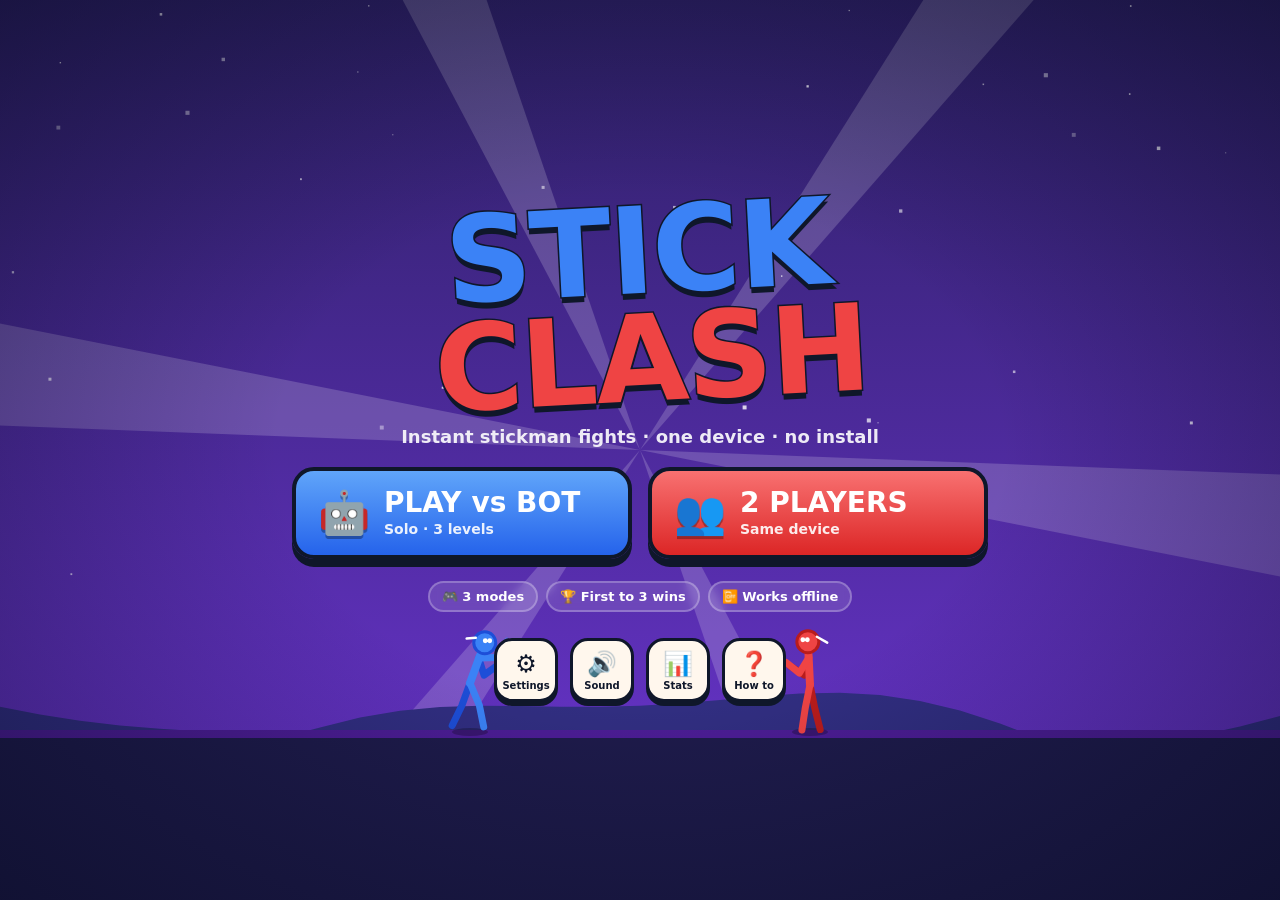
<file: public/stickclash/index.html>
<!DOCTYPE html>
<html lang="en">
<head>
  <meta charset="utf-8">
  <meta name="viewport" content="width=device-width, initial-scale=1, maximum-scale=1, user-scalable=no, viewport-fit=cover">
  <meta name="theme-color" content="#1e1b4b">
  <meta name="apple-mobile-web-app-capable" content="yes">
  <meta name="mobile-web-app-capable" content="yes">
  <meta name="format-detection" content="telephone=no">
  <title>STICK CLASH — instant stickman fights on one device</title>
  <meta name="description" content="Instant couch-multiplayer stickman fights on ONE device. Play vs a bot or a friend on the same keyboard or touchscreen. No install, no account, works offline.">
  <link rel="icon" href="data:image/svg+xml,%3Csvg xmlns='http://www.w3.org/2000/svg' viewBox='0 0 64 64'%3E%3Crect width='64' height='64' rx='14' fill='%231e1b4b'/%3E%3Ccircle cx='32' cy='14' r='7' fill='%233b82f6'/%3E%3Cpath d='M32 21v20M32 41l-10 14M32 41l10 14M32 27l-14 6M32 27l16-8' stroke='%233b82f6' stroke-width='5' stroke-linecap='round'/%3E%3C/svg%3E">
  <link rel="stylesheet" href="css/style.css">
</head>
<body>
  <canvas id="game" aria-label="STICK CLASH game area"></canvas>
  <div id="safeProbe" aria-hidden="true"></div>

  <!-- In-game buttons -->
  <div id="hudBtns" class="hidden">
    <button class="icon-btn small" id="btnPause" aria-label="Pause">⏸</button>
    <button class="icon-btn small" data-action="mute" aria-label="Sound on/off"><span class="mute-icon">🔊</span></button>
  </div>

  <!-- HOME -->
  <section class="screen" id="home">
    <div class="home-wrap">
      <h1 class="logo"><span class="l1">STICK</span><span class="l2">CLASH</span></h1>
      <p class="tagline">Instant stickman fights · one device · no install</p>
      <div class="big-buttons">
        <button class="big-btn solo" id="btnSolo"><span class="bb-icon">🤖</span><span><b>PLAY vs BOT</b><small>Solo · 3 levels</small></span></button>
        <button class="big-btn duo" id="btnDuo"><span class="bb-icon">👥</span><span><b>2 PLAYERS</b><small>Same device</small></span></button>
      </div>
      <div class="chips"><span>🎮 3 modes</span><span>🏆 First to 3 wins</span><span>📴 Works offline</span></div>
      <div class="icon-row">
        <button class="icon-btn" data-go="settings" aria-label="Settings">⚙️<i>Settings</i></button>
        <button class="icon-btn" data-action="mute" aria-label="Sound on/off"><span class="mute-icon">🔊</span><i>Sound</i></button>
        <button class="icon-btn" data-go="stats" aria-label="Stats">📊<i>Stats</i></button>
        <button class="icon-btn" data-go="howto" aria-label="How to play">❓<i>How to</i></button>
      </div>
    </div>
  </section>

  <!-- DIFFICULTY -->
  <section class="screen hidden" id="difficulty">
    <div class="panel">
      <button class="back" data-back aria-label="Back">←</button>
      <h2>Pick your bot</h2>
      <p class="sub">You can change it any time in Settings</p>
      <div class="diff-cards">
        <button class="diff-card easy" data-diff="easy"><span>🐣</span><b>EASY</b><small>First time? Start here</small></button>
        <button class="diff-card medium" data-diff="medium"><span>🥊</span><b>MEDIUM</b><small>A fair fight</small></button>
        <button class="diff-card hard" data-diff="hard"><span>🔥</span><b>HARD</b><small>Good luck</small></button>
      </div>
    </div>
  </section>

  <!-- MODES -->
  <section class="screen hidden" id="modes">
    <div class="panel wide">
      <button class="back" data-back aria-label="Back">←</button>
      <h2 id="modesTitle">Pick a mode</h2>
      <p class="sub" id="modesSub"></p>
      <div class="mode-cards" id="modeCards"></div>
    </div>
  </section>

  <!-- CHOOSE YOUR FIGHTER -->
  <section class="screen hidden" id="fighters">
    <div class="panel wide fighters-panel">
      <button class="back" data-back aria-label="Back">←</button>
      <h2>Choose Your Fighter</h2>
      <p class="sub" id="fightersSub"></p>
      <div class="pick-sides" id="pickSides"></div>
      <p class="bot-status hidden" id="botStatus" aria-live="polite"></p>
      <button class="btn primary fight-btn" id="btnFight">FIGHT! ▶</button>
    </div>
  </section>

  <!-- FIRST-TIME TUTORIAL -->
  <section class="screen hidden dim" id="tutorial">
    <div class="panel tut">
      <div class="tut-head" id="tutHead"></div>
      <ol class="tut-steps" id="tutSteps"></ol>
      <div class="progress"><div class="bar" id="tutBar"></div></div>
      <button class="btn primary" id="btnTutSkip">Got it ▶</button>
    </div>
  </section>

  <!-- 3s CONTROL HINT (solo) -->
  <section class="screen hidden dim" id="hint">
    <div class="panel hint" id="hintBody"></div>
  </section>

  <!-- READY SCREEN (2P) -->
  <section class="screen hidden ready" id="ready">
    <div class="ready-half p1" id="readyP1"></div>
    <div class="ready-half p2" id="readyP2"></div>
    <button class="back floating" data-back aria-label="Back">←</button>
    <div class="ready-mode" id="readyMode"></div>
  </section>

  <!-- PAUSE -->
  <section class="screen hidden dim" id="pause">
    <div class="panel narrow">
      <h2>Paused</h2>
      <button class="btn primary" id="btnResume">▶ Resume</button>
      <button class="btn" id="btnRestart">↻ Restart</button>
      <button class="btn" id="btnQuit">⌂ Quit</button>
      <p class="muted small">Esc / P to resume</p>
    </div>
  </section>

  <!-- RESULTS -->
  <section class="screen hidden dim" id="results">
    <div class="panel results" id="resultsBody"></div>
  </section>

  <!-- SETTINGS -->
  <section class="screen hidden" id="settings">
    <div class="panel">
      <button class="back" data-back aria-label="Back">←</button>
      <h2>Settings</h2>
      <div class="settings-list">
        <label class="toggle"><span>🔊 Sound</span><input type="checkbox" data-setting="sound"><i></i></label>
        <label class="toggle"><span>📳 Vibration</span><input type="checkbox" data-setting="vibration"><i></i></label>
        <label class="toggle"><span>💥 Screen shake</span><input type="checkbox" data-setting="shake"><i></i></label>
        <label class="toggle"><span>🎨 Colour-blind mode</span><input type="checkbox" data-setting="colorblind"><i></i></label>
        <div class="row"><span>🤖 Bot level</span>
          <div class="seg" id="segDiff"><button data-sdiff="easy">Easy</button><button data-sdiff="medium">Medium</button><button data-sdiff="hard">Hard</button></div>
        </div>
        <div class="row"><span class="dot p1"></span><input class="name" id="nameP1" maxlength="12" placeholder="Player 1" aria-label="Player 1 name"></div>
        <div class="row"><span class="dot p2"></span><input class="name" id="nameP2" maxlength="12" placeholder="Player 2" aria-label="Player 2 name"></div>
        <button class="btn" data-go="controls">⌨️ Controls / key bindings</button>
      </div>
    </div>
  </section>

  <!-- CONTROLS / REBINDING -->
  <section class="screen hidden" id="controls">
    <div class="panel wide">
      <button class="back" data-back aria-label="Back">←</button>
      <h2>Controls</h2>
      <p class="muted small">Tap a key, then press the new key. Esc cancels.</p>
      <div class="bind-grid" id="bindGrid"></div>
      <button class="btn" id="btnResetKeys">↺ Reset to default</button>
    </div>
  </section>

  <!-- STATS -->
  <section class="screen hidden" id="stats">
    <div class="panel">
      <button class="back" data-back aria-label="Back">←</button>
      <h2>Stats</h2>
      <div id="statsBody"></div>
      <button class="btn danger" id="btnResetStats">Reset stats</button>
    </div>
  </section>

  <!-- HOW TO PLAY -->
  <section class="screen hidden" id="howto">
    <div class="panel wide">
      <button class="back" data-back aria-label="Back">←</button>
      <h2>How to play</h2>
      <div id="howtoBody"></div>
    </div>
  </section>

  <!-- ROTATE PROMPT -->
  <div id="rotate" class="hidden"><div><div class="phone">📱</div><b>Rotate your phone</b><small>STICK CLASH plays sideways</small></div></div>
  <div id="toast" class="hidden"></div>

  <!-- Classic scripts (no modules) so index.html also works from file:// -->
  <script src="js/config.js"></script>
  <script src="js/characters.js"></script>
  <script src="js/storage.js"></script>
  <script src="js/audio.js"></script>
  <script src="js/input.js"></script>
  <script src="js/physics.js"></script>
  <script src="js/engine.js"></script>
  <script src="js/stickman.js"></script>
  <script src="js/modes/toyDrop.js"></script>
  <script src="js/modes/crumblingFloor.js"></script>
  <script src="js/modes/giantTiny.js"></script>
  <script src="js/ai.js"></script>
  <script src="js/ui.js"></script>
  <script src="js/main.js"></script>
</body>
</html>
</file>
<file: public/stickclash/css/style.css>
/* STICK CLASH — chunky comic UI. No external fonts or assets. */
:root {
  --ink: #0f172a; --p1: #3b82f6; --p2: #ef4444; --gold: #fde047; --paper: #fff7ed;
  --font: 'Arial Black', 'Segoe UI Black', 'Helvetica Neue', Impact, system-ui, sans-serif;
  --body: system-ui, -apple-system, 'Segoe UI', Roboto, sans-serif;
}
body.cb { --p2: #f59e0b; }
* { box-sizing: border-box; -webkit-tap-highlight-color: transparent; }
html, body {
  margin: 0; padding: 0; width: 100%; height: 100%; overflow: hidden; background: #0b1026; color: #fff;
  touch-action: none; -webkit-user-select: none; user-select: none; -webkit-touch-callout: none;
  overscroll-behavior: none; font-family: var(--body);
}
canvas#game { position: fixed; left: 0; top: 0; display: block; touch-action: none; }
#safeProbe { position: fixed; visibility: hidden; pointer-events: none; padding: env(safe-area-inset-top) env(safe-area-inset-right) env(safe-area-inset-bottom) env(safe-area-inset-left); }
.hidden { display: none !important; }
button { font-family: var(--font); font-weight: 900; cursor: pointer; color: inherit; touch-action: manipulation; }
input.name { font-family: var(--font); font-weight: 900; }

.screen {
  position: fixed; inset: 0; display: flex; align-items: center; justify-content: center; overflow-y: auto;
  padding: max(12px, env(safe-area-inset-top)) max(12px, env(safe-area-inset-right)) max(12px, env(safe-area-inset-bottom)) max(12px, env(safe-area-inset-left));
  touch-action: pan-y; animation: fadeIn .18s ease-out;
}
.screen.dim { background: rgba(2, 6, 23, 0.55); }
@keyframes fadeIn { from { opacity: 0 } to { opacity: 1 } }
@keyframes pop { 0% { transform: scale(.6); opacity: 0 } 70% { transform: scale(1.06) } 100% { transform: scale(1); opacity: 1 } }
@keyframes bob { 0%, 100% { transform: translateY(0) rotate(-2deg) } 50% { transform: translateY(-6px) rotate(2deg) } }

/* ---------- Home ---------- */
.home-wrap { text-align: center; max-width: 760px; width: 100%; margin: auto; }
.logo { font-family: var(--font); font-weight: 900; margin: 0; line-height: .9; font-size: clamp(48px, 11vw, 120px); letter-spacing: -2px; transform: rotate(-3deg); }
.logo span { display: inline-block; -webkit-text-stroke: 3px var(--ink); paint-order: stroke fill; text-shadow: 0 6px 0 var(--ink); }
.logo .l1 { color: var(--p1); animation: bob 3s ease-in-out infinite; }
.logo .l2 { color: var(--p2); margin-left: .15em; animation: bob 3s ease-in-out infinite .4s; }
.tagline { font-weight: 700; opacity: .9; margin: 12px 0 20px; font-size: clamp(13px, 2.2vw, 18px); }
.big-buttons { display: flex; gap: 16px; justify-content: center; flex-wrap: wrap; }
.big-btn {
  display: flex; align-items: center; gap: 14px; text-align: left; min-width: 260px; flex: 1 1 260px; max-width: 340px;
  padding: 18px 22px; border: 4px solid var(--ink); border-radius: 22px; font-size: clamp(20px, 3vw, 28px);
  box-shadow: 0 8px 0 var(--ink); transition: transform .08s, box-shadow .08s; animation: pop .35s ease-out both;
}
.big-btn:active { transform: translateY(6px); box-shadow: 0 2px 0 var(--ink); }
.big-btn.solo { background: linear-gradient(180deg, #60a5fa, #2563eb); }
.big-btn.duo { background: linear-gradient(180deg, #f87171, #dc2626); animation-delay: .08s; }
body.cb .big-btn.duo { background: linear-gradient(180deg, #fbbf24, #d97706); }
.big-btn b { display: block; line-height: 1; }
.big-btn small { display: block; font-family: var(--body); font-weight: 700; font-size: 14px; opacity: .9; margin-top: 4px; }
.bb-icon { font-size: 42px; line-height: 1; filter: drop-shadow(0 3px 0 rgba(0,0,0,.3)); }
.icon-row { display: flex; justify-content: center; gap: 12px; margin-top: 26px; flex-wrap: wrap; }
.icon-btn {
  width: 64px; height: 64px; border-radius: 18px; border: 3px solid var(--ink); background: #fff7ed; color: var(--ink);
  font-size: 24px; display: inline-flex; flex-direction: column; align-items: center; justify-content: center; box-shadow: 0 4px 0 var(--ink); position: relative;
}
.icon-btn i { font-style: normal; font-size: 10px; font-family: var(--body); font-weight: 800; margin-top: 2px; }
.icon-btn:active { transform: translateY(3px); box-shadow: 0 1px 0 var(--ink); }
.icon-btn.small { width: 44px; height: 44px; font-size: 18px; border-radius: 12px; opacity: .9; }

#hudBtns { position: fixed; left: 50%; transform: translateX(-50%); display: flex; gap: 8px; z-index: 5; }

/* ---------- Panels ---------- */
.panel {
  position: relative; background: var(--paper); color: var(--ink); border: 4px solid var(--ink); border-radius: 26px; box-shadow: 0 10px 0 var(--ink);
  padding: 26px 24px 22px; width: min(560px, 100%); margin: auto; text-align: center; animation: pop .25s ease-out;
}
.panel.wide { width: min(980px, 100%); }
.panel.narrow { width: min(360px, 100%); }
.panel h2 { font-family: var(--font); font-weight: 900; margin: 0 0 16px; font-size: clamp(24px, 4vw, 36px); }
.back { position: absolute; left: 12px; top: 12px; width: 46px; height: 46px; border-radius: 14px; border: 3px solid var(--ink); background: #fff; color: var(--ink); font-size: 22px; box-shadow: 0 3px 0 var(--ink); }
.back.floating { left: max(12px, env(safe-area-inset-left)); top: max(12px, env(safe-area-inset-top)); z-index: 3; }
.btn { display: block; width: 100%; margin: 10px 0; padding: 14px; border-radius: 16px; border: 3px solid var(--ink); background: #fff; color: var(--ink); font-size: 18px; box-shadow: 0 4px 0 var(--ink); }
.btn:active { transform: translateY(3px); box-shadow: 0 1px 0 var(--ink); }
.btn.primary { background: var(--gold); }
.btn.danger { background: #fecaca; }
.muted { opacity: .7; } .small { font-size: 13px; }

.diff-cards { display: grid; grid-template-columns: repeat(3, 1fr); gap: 12px; }
.diff-card { border: 4px solid var(--ink); border-radius: 20px; padding: 18px 8px; box-shadow: 0 6px 0 var(--ink); display: flex; flex-direction: column; align-items: center; gap: 4px; }
.diff-card span { font-size: 40px; } .diff-card b { font-size: 22px; } .diff-card small { font-family: var(--body); font-weight: 700; font-size: 12px; }
.diff-card.easy { background: #bbf7d0; } .diff-card.medium { background: #fde68a; } .diff-card.hard { background: #fecaca; }
.diff-card:active, .mode-card:active { transform: translateY(4px); box-shadow: 0 2px 0 var(--ink); }

.mode-cards { display: grid; grid-template-columns: repeat(3, minmax(0, 1fr)); gap: 18px; max-width: 860px; margin: 0 auto; }
@media (max-width: 520px) { .mode-cards { grid-template-columns: 1fr; } .mode-card { min-height: 0 !important; } }
.mode-card {
  border: 4px solid var(--ink); border-radius: 22px; padding: 16px 10px 14px; box-shadow: 0 7px 0 var(--ink); color: #fff; text-align: center;
  display: flex; flex-direction: column; align-items: center; gap: 8px; animation: pop .3s ease-out both; min-height: 240px;
  position: relative; overflow: hidden; transition: transform .12s, box-shadow .12s;
}
.mode-card .mi { font-size: 50px; filter: drop-shadow(0 4px 0 rgba(0,0,0,.25)); animation: bob 2.4s ease-in-out infinite; }
.mode-card b { font-size: 19px; line-height: 1.05; -webkit-text-stroke: 1px var(--ink); paint-order: stroke fill; }
.mode-card p { margin: 0; font-family: var(--body); font-weight: 800; font-size: 13px; }
.mode-card .hintline { margin-top: auto; font-family: var(--body); font-size: 11px; font-weight: 800; background: rgba(15,23,42,.35); padding: 4px 8px; border-radius: 999px; }
.mode-card .rec { font-family: var(--body); font-size: 11px; font-weight: 800; opacity: .9; }

/* ---------- Tutorial / hint ---------- */
.tut-head, .hint-head { font-family: var(--font); font-weight: 900; font-size: 28px; display: flex; align-items: center; justify-content: center; gap: 10px; margin-bottom: 8px; }
.tut-head span, .hint-head span { font-size: 44px; }
.tut-steps { list-style: none; padding: 0; margin: 10px 0 16px; text-align: left; }
.tut-steps li { font-family: var(--font); font-weight: 900; font-size: clamp(16px, 2.6vw, 21px); padding: 10px 14px; margin: 8px 0; border-radius: 14px; background: #fff; border: 3px solid var(--ink); opacity: 0; animation: slideIn .4s ease-out forwards; }
.tut-steps li em { font-style: normal; display: inline-block; width: 38px; text-align: center; animation: bob 1.6s ease-in-out infinite; }
@keyframes slideIn { from { opacity: 0; transform: translateX(-30px) } to { opacity: 1; transform: none } }
.progress { height: 8px; background: rgba(15,23,42,.15); border-radius: 99px; overflow: hidden; margin: 8px 0 4px; }
.progress .bar { height: 100%; width: 0; background: var(--ink); }
.hint { cursor: pointer; }
.hint .goal { font-family: var(--font); font-weight: 900; font-size: 20px; margin: 6px 0 14px; }
.keys { display: flex; flex-wrap: wrap; gap: 8px; justify-content: center; align-items: center; margin: 6px 0; }
.kc { display: inline-flex; flex-direction: column; align-items: center; gap: 3px; font-family: var(--body); font-weight: 800; font-size: 11px; }
.kc kbd { min-width: 44px; height: 44px; padding: 0 8px; display: inline-flex; align-items: center; justify-content: center; border: 3px solid var(--ink); border-bottom-width: 6px; border-radius: 10px; background: #fff; font-family: var(--font); font-weight: 900; font-size: 16px; color: var(--ink); }
.tb { width: 50px; height: 50px; border-radius: 50%; display: inline-flex; align-items: center; justify-content: center; border: 3px solid var(--ink); font-size: 20px; background: rgba(59,130,246,.25); }
.p2c .tb { background: rgba(239,68,68,.25); }

/* ---------- Ready screen ---------- */
.ready { padding: 0; display: flex; align-items: stretch; touch-action: none; }
.ready-half { flex: 1; display: flex; flex-direction: column; align-items: center; justify-content: center; gap: 10px; padding: 70px 16px 16px; text-align: center; cursor: pointer; position: relative; }
.ready-half.p1 { background: linear-gradient(90deg, rgba(37,99,235,.55), rgba(37,99,235,.25)); border-right: 3px dashed rgba(255,255,255,.35); padding-left: max(16px, env(safe-area-inset-left)); }
.ready-half.p2 { background: linear-gradient(270deg, rgba(220,38,38,.55), rgba(220,38,38,.25)); padding-right: max(16px, env(safe-area-inset-right)); }
body.cb .ready-half.p2 { background: linear-gradient(270deg, rgba(217,119,6,.6), rgba(217,119,6,.25)); }
.ready-half .who { font-family: var(--font); font-weight: 900; font-size: clamp(22px, 4vw, 40px); -webkit-text-stroke: 2px var(--ink); paint-order: stroke fill; }
.ready-half .press { font-family: var(--font); font-weight: 900; font-size: clamp(15px, 2.4vw, 22px); background: var(--ink); padding: 10px 16px; border-radius: 14px; animation: bob 1.4s ease-in-out infinite; }
.ready-half.isready .press { background: #16a34a; animation: pop .3s ease-out; }
.ready-half .keys .kc { color: #fff; }
.ready-mode { position: absolute; top: max(14px, env(safe-area-inset-top)); left: 50%; transform: translateX(-50%); font-family: var(--font); font-weight: 900; background: var(--paper); color: var(--ink); border: 3px solid var(--ink); border-radius: 999px; padding: 8px 18px; white-space: nowrap; font-size: 16px; box-shadow: 0 4px 0 var(--ink); }

/* ---------- Results ---------- */
.results .crown { font-size: 56px; animation: bob 1.5s ease-in-out infinite; }
.results .winner { font-family: var(--font); font-weight: 900; font-size: clamp(30px, 6vw, 52px); margin: 4px 0; -webkit-text-stroke: 2px var(--ink); paint-order: stroke fill; }
.results .score { font-family: var(--font); font-weight: 900; font-size: 22px; margin-bottom: 12px; }
.stat-table { width: 100%; border-collapse: collapse; margin: 6px 0 14px; font-weight: 800; }
.stat-table th, .stat-table td { padding: 8px; border-bottom: 2px solid rgba(15,23,42,.12); }
.stat-table th { font-family: var(--font); font-weight: 900; }
.btn-row { display: flex; gap: 10px; }
.btn-row .btn { margin: 4px 0; }

/* ---------- Settings ---------- */
.settings-list { text-align: left; }
.toggle, .row { display: flex; align-items: center; justify-content: space-between; gap: 10px; padding: 10px 4px; border-bottom: 2px solid rgba(15,23,42,.1); font-weight: 800; font-size: 17px; }
.toggle input { display: none; }
.toggle i { width: 56px; height: 32px; border-radius: 99px; background: #cbd5e1; border: 3px solid var(--ink); position: relative; flex: none; transition: background .15s; }
.toggle i::after { content: ''; position: absolute; top: 2px; left: 2px; width: 22px; height: 22px; border-radius: 50%; background: #fff; border: 2px solid var(--ink); transition: left .15s; }
.toggle input:checked + i { background: #22c55e; }
.toggle input:checked + i::after { left: 26px; }
.seg { display: flex; border: 3px solid var(--ink); border-radius: 12px; overflow: hidden; }
.seg button { border: 0; background: #fff; padding: 8px 10px; font-size: 13px; color: var(--ink); }
.seg button.on { background: var(--gold); }
.dot { width: 22px; height: 22px; border-radius: 50%; border: 3px solid var(--ink); flex: none; }
.dot.p1 { background: var(--p1); } .dot.p2 { background: var(--p2); }
input.name { flex: 1; padding: 10px 12px; border-radius: 12px; border: 3px solid var(--ink); font-size: 16px; -webkit-user-select: text; user-select: text; touch-action: manipulation; }

.bind-grid { display: grid; grid-template-columns: repeat(3, 1fr); gap: 12px; text-align: left; }
.bind-col { border: 3px solid var(--ink); border-radius: 16px; padding: 10px; background: #fff; }
.bind-col h3 { margin: 0 0 6px; font-family: var(--font); font-weight: 900; font-size: 17px; }
.bind-row { display: flex; align-items: center; justify-content: space-between; padding: 4px 0; font-weight: 800; font-size: 14px; }
.bind-row button { min-width: 92px; padding: 7px 8px; border-radius: 10px; border: 3px solid var(--ink); border-bottom-width: 5px; background: #f1f5f9; font-size: 13px; color: var(--ink); }
.bind-row button.listening { background: var(--gold); animation: bob .6s infinite; }

.stats-h { font-family: var(--font); font-weight: 900; margin: 10px 0 4px; text-align: left; }
.howto-grid { display: grid; grid-template-columns: repeat(2, 1fr); gap: 10px; text-align: left; }
.howto-grid div { background: #fff; border: 3px solid var(--ink); border-radius: 14px; padding: 10px 12px; font-weight: 700; font-size: 14px; }
.howto-grid b { font-family: var(--font); font-weight: 900; }
.ctrl-table { width: 100%; border-collapse: collapse; font-size: 13px; font-weight: 700; margin-top: 12px; }
.ctrl-table th, .ctrl-table td { border: 2px solid rgba(15,23,42,.2); padding: 6px; }

#rotate { position: fixed; inset: 0; z-index: 50; background: #1e1b4b; display: flex; align-items: center; justify-content: center; text-align: center; font-family: var(--font); font-weight: 900; }
#rotate b { display: block; font-size: 28px; margin-top: 10px; } #rotate small { font-family: var(--body); font-weight: 700; opacity: .8; }
#rotate .phone { font-size: 80px; animation: rot 1.8s ease-in-out infinite; }
@keyframes rot { 0%, 30% { transform: rotate(0) } 60%, 100% { transform: rotate(-90deg) } }
#toast { position: fixed; left: 50%; bottom: max(24px, env(safe-area-inset-bottom)); transform: translateX(-50%); z-index: 60; background: var(--ink); color: #fff; padding: 12px 18px; border-radius: 14px; font-weight: 800; max-width: 90vw; text-align: center; border: 2px solid rgba(255,255,255,.3); animation: pop .25s ease-out; }

@media (max-width: 860px) {
  .mode-cards { grid-template-columns: repeat(3, minmax(0, 1fr)); }
  .bind-grid { grid-template-columns: 1fr; }
}
@media (max-height: 520px) {
  .panel { padding: 16px 16px 14px; }
  .panel h2 { margin-bottom: 10px; font-size: 24px; }
  .mode-card { min-height: 0; padding: 10px 8px; }
  .mode-card .mi { font-size: 34px; }
  .mode-cards { grid-template-columns: repeat(3, minmax(0, 1fr)); gap: 10px; }
  .big-btn { padding: 12px 16px; min-width: 220px; }
  .logo { font-size: 64px; }
  .icon-row { margin-top: 14px; }
  .tut-steps li { padding: 6px 10px; margin: 5px 0; }
  .howto-grid { grid-template-columns: repeat(2, 1fr); }
}
@media (max-width: 520px) and (orientation: portrait) { .diff-cards { grid-template-columns: 1fr; } }

/* ---------- Pre-game polish ---------- */
.panel h2 + .sub { margin: -8px 0 18px; font-weight: 800; font-size: 14px; opacity: .65; }
.panel.wide h2, .panel h2 { letter-spacing: -0.5px; }
.panel::before { content: ''; position: absolute; left: 22px; right: 22px; top: 0; height: 8px; border-radius: 0 0 8px 8px;
  background: linear-gradient(90deg, var(--p1) 0 50%, var(--p2) 50% 100%); }
.mode-card::before { content: ''; position: absolute; inset: 0; background: radial-gradient(circle at 50% 30%, rgba(255,255,255,.35), transparent 55%); pointer-events: none; }
.mode-card::after { content: 'PLAY ▶'; font-size: 14px; color: var(--ink); background: #fff; border: 3px solid var(--ink); border-radius: 999px; padding: 6px 16px; box-shadow: 0 3px 0 var(--ink); margin-top: 6px; position: relative; }
.mode-card .mi { width: 92px; height: 92px; display: flex; align-items: center; justify-content: center; border-radius: 50%; background: rgba(255,255,255,.22); border: 3px solid rgba(15,23,42,.35); position: relative; }
.mode-card b { font-size: 22px; position: relative; }
.mode-card p { position: relative; }
.mode-card .mnum { position: absolute; top: 10px; left: 12px; width: 28px; height: 28px; border-radius: 50%; background: var(--ink); color: #fff; font-size: 14px; display: flex; align-items: center; justify-content: center; }
.mode-card .hintline { margin-top: auto; }
@media (hover: hover) { .mode-card:hover, .diff-card:hover, .big-btn:hover { transform: translateY(-4px) rotate(-1deg); } .mode-card:hover::after { background: var(--gold); } }
.diff-card { transition: transform .12s; position: relative; }
.diff-card span { animation: bob 2.6s ease-in-out infinite; display: inline-block; }
.chips { display: flex; gap: 8px; justify-content: center; flex-wrap: wrap; margin-top: 22px; }
.chips span { font-weight: 800; font-size: 13px; padding: 6px 12px; border-radius: 999px; background: rgba(255,255,255,.12); border: 2px solid rgba(255,255,255,.25); backdrop-filter: blur(4px); }
.screen:not(.dim):not(.ready) { background: radial-gradient(ellipse at center, transparent 40%, rgba(2,6,23,.45)); }
@media (max-height: 500px) {
  .mode-card .mi { width: 58px; height: 58px; font-size: 32px; }
  .mode-card b { font-size: 17px; }
  .mode-card p { font-size: 11px; }
  .mode-card::after { padding: 3px 12px; font-size: 12px; margin-top: 2px; }
  .panel h2 + .sub { margin: -10px 0 10px; }
}

/* Match setup controls share one stable, thumb-friendly selector. */
.difficulty-control { display: flex; justify-content: center; align-items: center; gap: 14px; margin: 14px 0 20px; flex-wrap: wrap; }
.difficulty-control > span, .game-over { font-family: var(--font); font-size: 13px; letter-spacing: 0; }
.difficulty-control .seg { background: var(--paper); }
.difficulty-control .seg button { min-height: 44px; min-width: 74px; background: var(--paper); transition: background .15s, transform .15s; }
.difficulty-control .seg button.on { background: var(--gold); }
.game-over { margin: 0 0 8px; font-size: 18px; }
button:focus-visible { outline: 3px solid var(--p1); outline-offset: 4px; }
.results .crown { animation: pop .45s ease-out both; }
.results .winner { animation: slideIn .35s ease-out both; overflow-wrap: anywhere; }
@media (max-height: 500px) {
  .difficulty-control { margin: 8px 0 12px; gap: 8px; }
  .results { width: min(740px, 100%); padding: 12px 20px; }
  .results .crown { display: none; }
  .results .winner { font-size: 30px; }
  .results .score { font-size: 17px; margin-bottom: 4px; }
  .results .stat-table { margin: 2px 0; font-size: 13px; }
  .results .stat-table td, .results .stat-table th { padding: 3px 8px; }
  .results .btn { padding: 9px; margin: 6px 0; }
  .results .difficulty-control { margin: 6px 0; }
  #pause .btn { padding: 10px; margin: 7px 0; }
  #pause .small { display: none; }
}
@media (prefers-reduced-motion: reduce) {
  *, *::before, *::after { animation: none !important; transition: none !important; }
  .tut-steps li { opacity: 1; }
}

/* ---------- Choose Your Fighter ---------- */
.fighters-panel { width: min(1040px, 100%); }
.pick-sides { display: flex; gap: 16px; align-items: stretch; }
.pick-side { flex: 1 1 0; min-width: 0; }
.pick-side h3 { margin: 0 0 8px; font-family: var(--font); font-size: 16px; text-align: left; display: flex; align-items: center; gap: 8px; }
.pick-side h3 .pk { color: #fff; padding: 3px 10px; border-radius: 999px; border: 2px solid var(--ink); }
.pick-side h3 .keys-hint { font-family: var(--body); font-size: 11px; font-weight: 800; opacity: .6; margin-left: auto; }
.pick-side.p1 h3 .pk { background: var(--p1); } .pick-side.p2 h3 .pk { background: var(--p2); }
.fgrid { display: grid; grid-template-columns: repeat(2, minmax(0, 1fr)); gap: 10px; }
.pick-side.solo .fgrid { grid-template-columns: repeat(4, minmax(0, 1fr)); gap: 14px; }
.fcard {
  --acc: #00E5FF; position: relative; display: flex; flex-direction: column; align-items: center; gap: 4px; padding: 10px 8px 12px;
  background: #fff; color: var(--ink); border: 4px solid var(--ink); border-radius: 18px; box-shadow: 0 5px 0 var(--ink);
  transition: transform .1s, box-shadow .15s, border-color .15s; min-width: 0;
}
.fcard .finfo { display: flex; flex-direction: column; align-items: center; gap: 4px; width: 100%; min-width: 0; }
.fcard canvas { width: 96px; height: 96px; border-radius: 14px; background: radial-gradient(circle at 50% 70%, #1e293b, #0b1026); }
.fcard b { font-size: 18px; line-height: 1; color: var(--ink); }
.fcard b i { font-style: normal; display: inline-block; width: 10px; height: 10px; border-radius: 3px; background: var(--acc); border: 2px solid var(--ink); margin-right: 5px; vertical-align: 1px; }
.fcard small { font-family: var(--body); font-weight: 800; font-size: 11px; opacity: .75; }
.fcard .bars { width: 100%; display: grid; gap: 3px; margin-top: 4px; }
.fcard .bar-row { display: grid; grid-template-columns: 44px 1fr; align-items: center; gap: 6px; font-family: var(--body); font-weight: 800; font-size: 10px; text-align: left; }
.fcard .pips { display: grid; grid-template-columns: repeat(5, 1fr); gap: 2px; }
.fcard .pips span { height: 7px; border-radius: 3px; background: #e2e8f0; }
.fcard .pips span.f { background: var(--acc); box-shadow: inset 0 0 0 1px rgba(15,23,42,.35); }
.fcard.on { border-color: var(--acc); box-shadow: 0 5px 0 var(--ink), 0 0 0 3px var(--ink), 0 0 22px 4px var(--acc); transform: translateY(-3px); }
.fcard.on::after { content: '✓'; position: absolute; top: 6px; right: 8px; width: 22px; height: 22px; border-radius: 50%; background: var(--acc); color: var(--ink); font-size: 13px; display: flex; align-items: center; justify-content: center; border: 2px solid var(--ink); }
.fcard.bot-hi { outline: 4px dashed var(--ink); outline-offset: 3px; }
.fcard.bot-hi::before { content: '🤖 BOT'; position: absolute; top: -12px; left: 50%; transform: translateX(-50%); background: var(--ink); color: #fff; font-size: 11px; padding: 2px 8px; border-radius: 999px; z-index: 1; }
.fcard.bot-land { animation: pop .3s ease-out; }
.bot-status { font-family: var(--font); font-size: 18px; margin: 12px 0 0; }
.fight-btn { max-width: 360px; margin: 16px auto 0; font-size: 22px; }
.fight-btn:disabled { opacity: .5; }
@media (hover: hover) { .fcard:hover { transform: translateY(-4px); } }
@media (max-width: 720px), (max-height: 520px) {
  .pick-side.solo .fgrid { grid-template-columns: repeat(2, minmax(0, 1fr)); }
  .fcard { flex-direction: row; text-align: left; padding: 6px 8px; gap: 8px; }
  .fcard canvas { width: 56px; height: 56px; flex: none; }
  .fcard .finfo { flex: 1; align-items: flex-start; gap: 2px; }
  .fcard b { font-size: 15px; } .fcard small { font-size: 10px; white-space: nowrap; overflow: hidden; text-overflow: ellipsis; }
  .fcard .bars { margin-top: 2px; gap: 1px; } .fcard .bar-row { grid-template-columns: 36px 1fr; font-size: 9px; }
  .fight-btn { margin-top: 10px; padding: 10px; font-size: 18px; }
  .fighters-panel h2 + .sub { margin-bottom: 8px; }
}
@media (max-width: 720px) and (orientation: portrait) { .pick-sides { flex-direction: column; } }
/* 2-player: compact side-by-side cards so both pickers fit on one screen */
.pick-side.p1 .fcard, .pick-side.p2 .fcard { flex-direction: row; text-align: left; padding: 8px 10px; gap: 10px; }
.pick-side.p1 .fcard canvas, .pick-side.p2 .fcard canvas { width: 72px; height: 72px; flex: none; }
.pick-side.p1 .fcard .finfo, .pick-side.p2 .fcard .finfo { align-items: flex-start; gap: 2px; }
.pick-side.p1 .fcard small, .pick-side.p2 .fcard small { white-space: nowrap; overflow: hidden; text-overflow: ellipsis; max-width: 100%; }
@media (max-width: 900px), (max-height: 520px) {
  .pick-side.p1 .fcard canvas, .pick-side.p2 .fcard canvas { width: 46px; height: 46px; }
  .pick-side.p1 .fcard, .pick-side.p2 .fcard { padding: 5px 6px; gap: 6px; }
  .pick-side h3 { font-size: 13px; margin-bottom: 4px; } .pick-side h3 .keys-hint { display: none; }
  .fgrid { gap: 6px; }
}
.pick-side .fcard.on .finfo { padding-right: 20px; }
</file>
